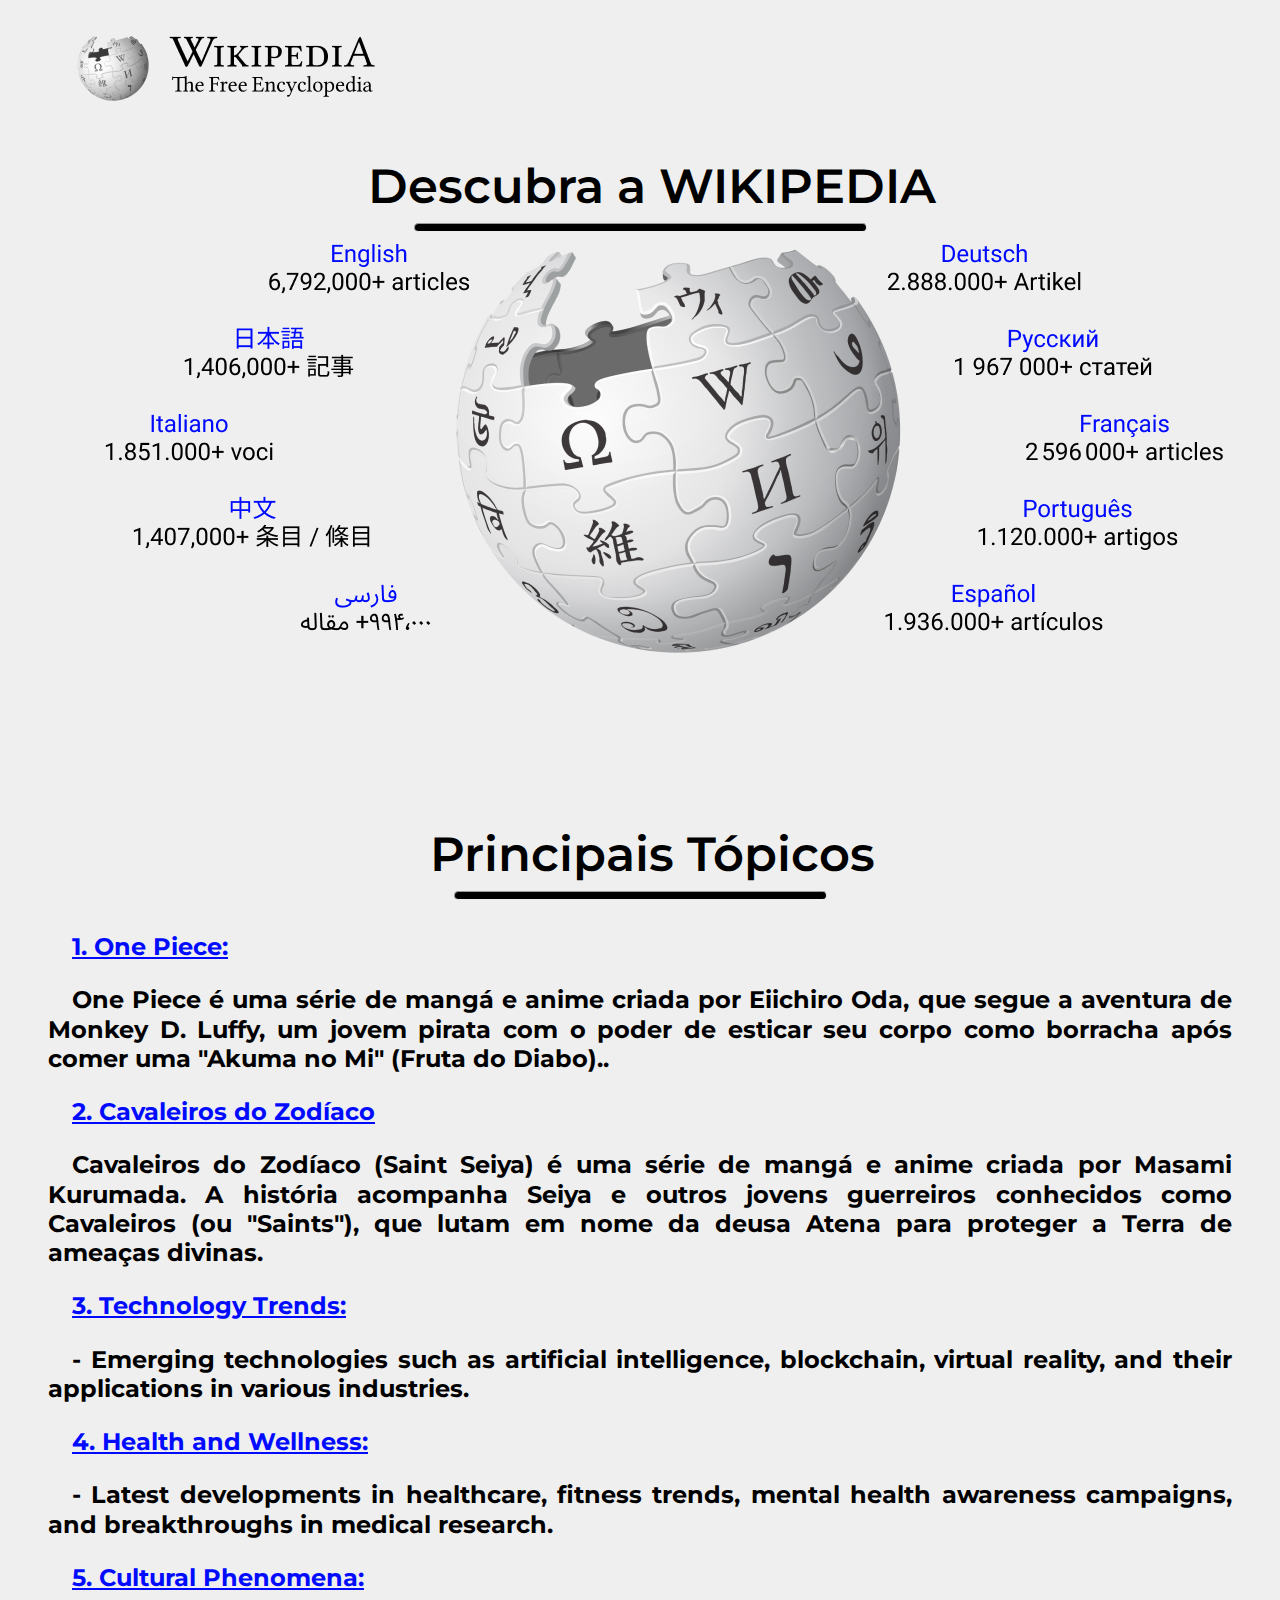
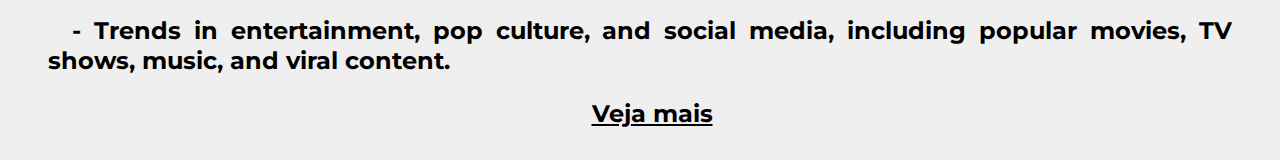
<file: trabalho de marçal/index.html>
<!DOCTYPE html>
<html lang="pt-br">
<head>
    <meta charset="UTF-8">
    <meta name="viewport" content="width=device-width, initial-scale=1.0">
    <title>Wikipédia</title>
    <link rel="stylesheet" href="css1.css">
</head>
<body>
    <div class="div1">
        <div class="img1">
            <a href="index.html">
                 <img src="logoWiki.png" alt="logo da wikipédia" title="logo da Wikipédia">
            </a>
        </div>
        <h1>Descubra a WIKIPEDIA</h1>
        <hr>
        <div class="img2">
            <img src="mundoWiki.png" alt="mundo Wikipédia" title="mundo Wikipédia">
        </div>
        
    </div>
    <div class="div2">
        <h2>Principais Tópicos</h2>
        <hr class="hr2">
        <a href="onepiece.html">
            <h3>1. One Piece:</h3>
        </a>
        <p>One Piece é uma série de mangá e anime criada por Eiichiro Oda, que segue a aventura de Monkey D. Luffy, um jovem pirata com o poder de esticar seu corpo como borracha após comer uma "Akuma no Mi" (Fruta do Diabo)..</p>
        <a href="cavaleiros.html">
            <h3>2. Cavaleiros do Zodíaco</h3>
        </a>
        
        <p>Cavaleiros do Zodíaco (Saint Seiya) é uma série de mangá e anime criada por Masami Kurumada. A história acompanha Seiya e outros jovens guerreiros conhecidos como Cavaleiros (ou "Saints"), que lutam em nome da deusa Atena para proteger a Terra de ameaças divinas.</p>
        <h3>3. Technology Trends:</h3>
        
           <p>- Emerging technologies such as artificial intelligence, blockchain, virtual reality, and their applications in various industries.</p>
        <h3>4. Health and Wellness:</h3>
        
           <p>- Latest developments in healthcare, fitness trends, mental health awareness campaigns, and breakthroughs in medical research.</p>
        <h3>5. Cultural Phenomena:</h3>
        
           <p>- Trends in entertainment, pop culture, and social media, including popular movies, TV shows, music, and viral content.</p>
        
           <p class="p2">Veja mais</p>
    </div>

</body>
</html>
</file>
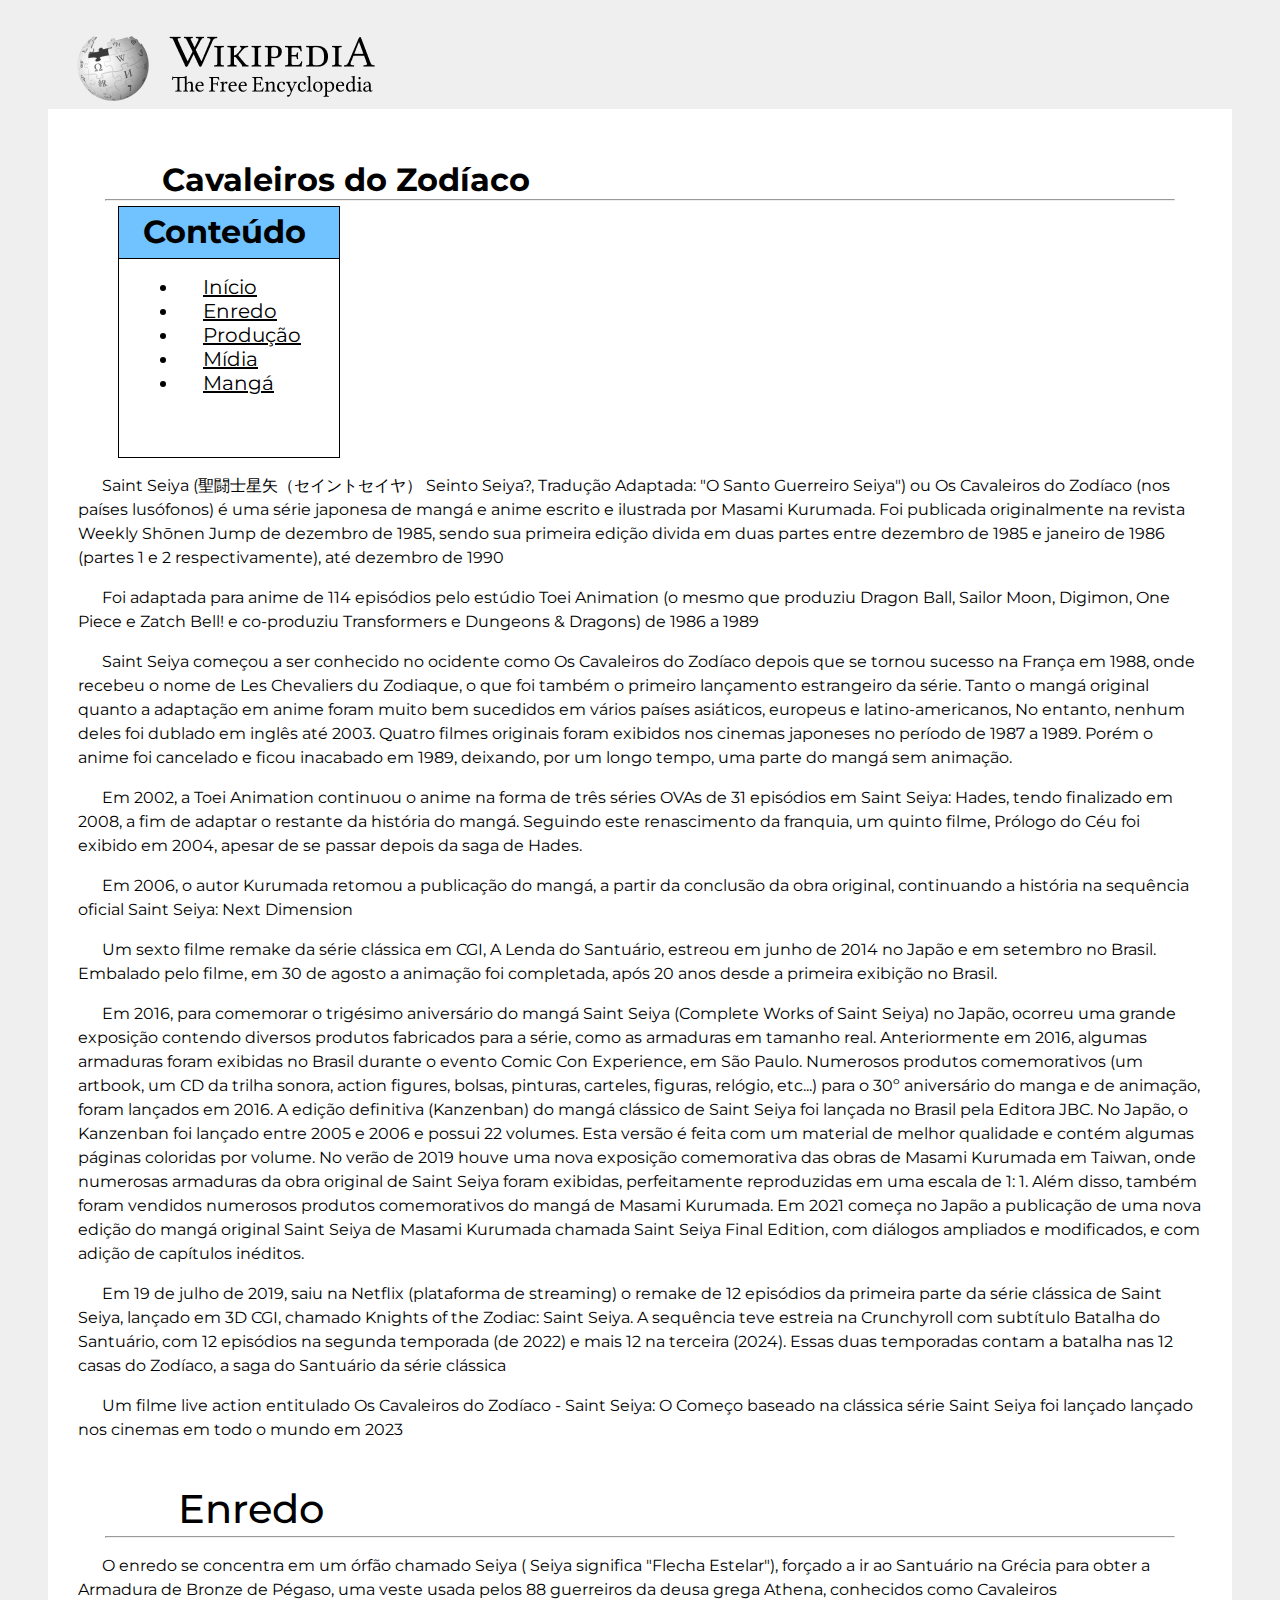
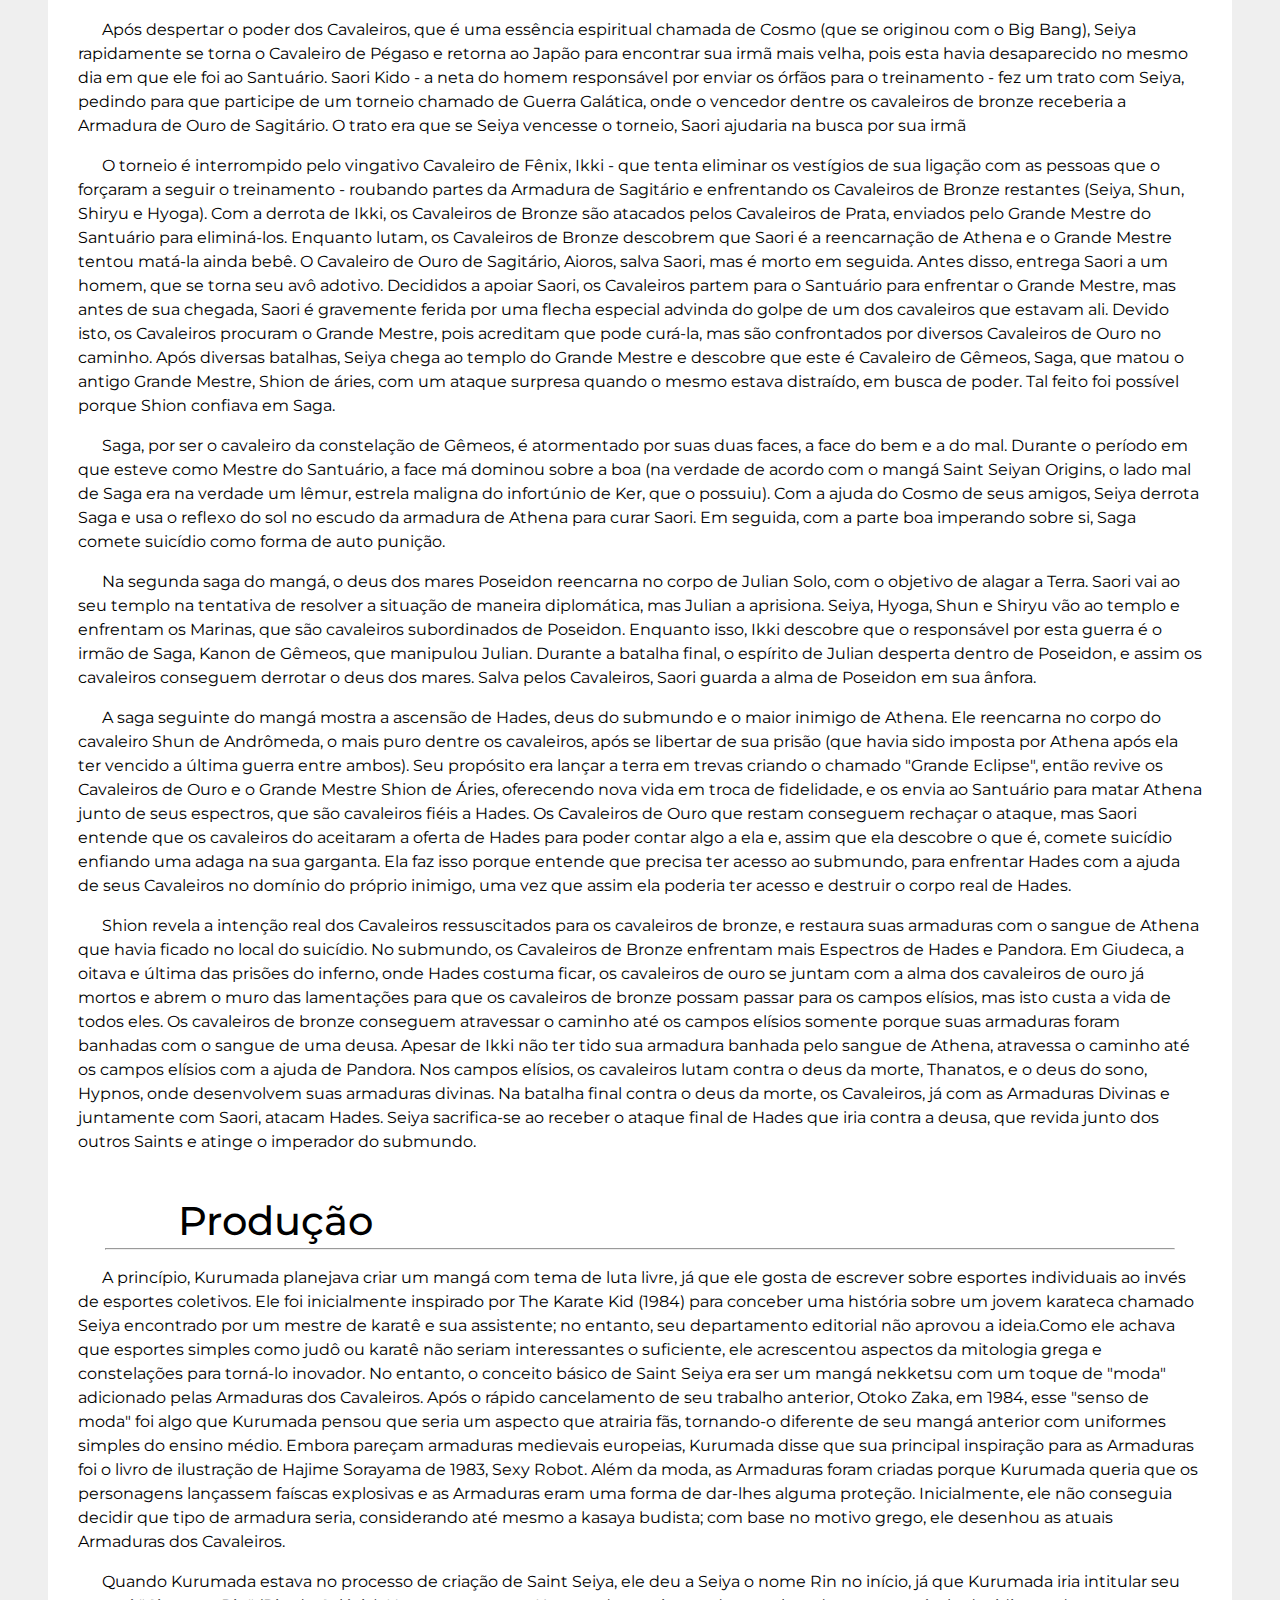
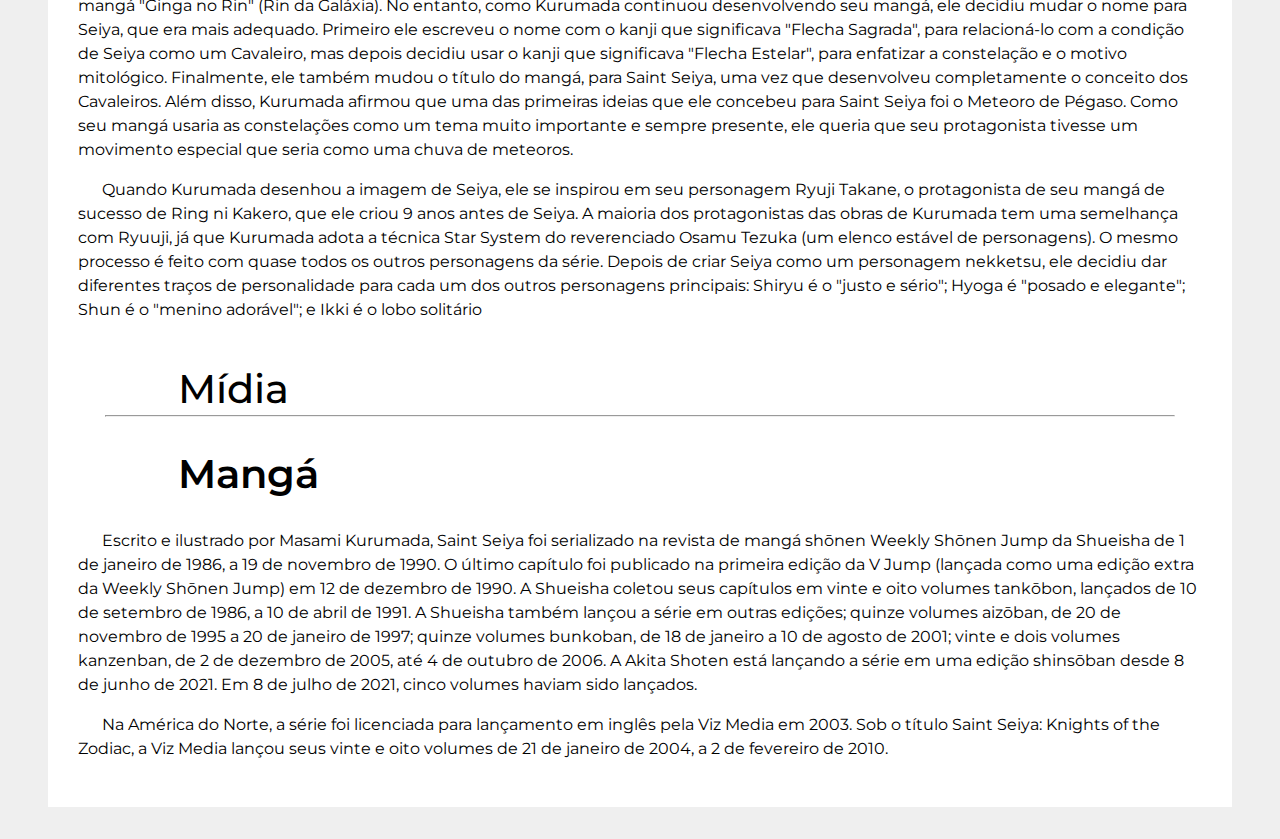
<file: trabalho de marçal/cavaleiros.html>
<!DOCTYPE html>
<html lang="pt-br">
<head>
    <meta charset="UTF-8">
    <meta name="viewport" content="width=device-width, initial-scale=1.0">
    <title>Wikipédia-Cavaleiro do Zodíaco</title>
    <link rel="stylesheet" href="css2.css">
</head>
<body>
    <div class="img1">
        <a href="index.html">
             <img src="logoWiki.png" alt="logo da wikipédia" title="logo da Wikipédia">
        </a> 
    </div>
        <div class="corpo">
            <h1 id="inicio">Cavaleiros do Zodíaco</h1>
            <hr>
            <div class="div1">
                <h2>Conteúdo</h2>
                <ul>
                    <a href="#inicio">
                        <li>Início</li>
                    </a>
                    <a href="#enredo">
                        <li>Enredo</li>
                    </a>
                    <a href="#producao">
                        <li>Produção</li>
                    </a>
                    <a href="#mídia">
                        <li>Mídia</li>
                    </a>
                    <a href="#manga">
                        <li>Mangá</li>
                    </a>
                </ul>
            </div>
            <p>Saint Seiya (聖闘士星矢（セイントセイヤ） Seinto Seiya?, Tradução Adaptada: "O Santo Guerreiro Seiya") ou Os Cavaleiros do Zodíaco (nos países lusófonos) é uma série japonesa de mangá e anime escrito e ilustrada por Masami Kurumada. Foi publicada originalmente na revista Weekly Shōnen Jump  de dezembro de 1985, sendo sua primeira edição divida em duas partes  entre dezembro de 1985 e janeiro de 1986 (partes 1 e 2 respectivamente),  até dezembro de 1990</p>

            <p>Foi adaptada para anime de 114 episódios pelo estúdio Toei Animation (o mesmo que produziu Dragon Ball, Sailor Moon, Digimon, One Piece e Zatch Bell! e co-produziu Transformers e Dungeons  & Dragons) de 1986 a 1989</p>

            <p>Saint Seiya começou a ser conhecido no ocidente como Os Cavaleiros do Zodíaco depois que se tornou sucesso na França em 1988, onde recebeu o nome de Les Chevaliers du Zodiaque, o que foi também o primeiro lançamento estrangeiro da série. Tanto o mangá original quanto a adaptação em anime foram muito bem sucedidos em vários países asiáticos, europeus e latino-americanos, No entanto, nenhum deles foi dublado em inglês até 2003. Quatro filmes originais foram exibidos nos cinemas japoneses no período de 1987 a 1989. Porém o anime foi cancelado e ficou inacabado em 1989, deixando, por um longo tempo, uma parte do mangá sem animação.</p>

            <p>Em 2002, a Toei Animation continuou o anime na forma de três séries OVAs de 31 episódios em Saint Seiya: Hades, tendo finalizado em 2008, a fim de adaptar o restante da história do mangá. Seguindo este renascimento da franquia, um quinto filme, Prólogo do Céu foi exibido em 2004, apesar de se passar depois da saga de Hades.</p>

            <p>Em 2006,  o autor Kurumada retomou a publicação do mangá, a partir da conclusão  da obra original, continuando a história na sequência oficial Saint Seiya: Next Dimension</p>
            
            <P>Um sexto filme remake da série clássica em CGI, A Lenda do Santuário, estreou em junho de 2014 no Japão e em setembro no Brasil. Embalado pelo filme, em 30 de agosto a animação foi completada, após 20 anos desde a primeira exibição no Brasil.</P>

            <p>Em 2016,  para comemorar o trigésimo aniversário do mangá Saint Seiya (Complete  Works of Saint Seiya) no Japão, ocorreu uma grande exposição contendo  diversos produtos fabricados para a série, como as armaduras em tamanho  real. Anteriormente em 2016, algumas armaduras foram exibidas no Brasil durante o evento Comic Con Experience, em São Paulo. Numerosos produtos comemorativos (um artbook, um CD da trilha sonora, action figures, bolsas, pinturas, carteles, figuras, relógio, etc...) para o 30º aniversário do manga e de animação, foram lançados em 2016. A edição definitiva (Kanzenban) do mangá clássico de Saint Seiya foi lançada no Brasil pela Editora JBC. No Japão, o Kanzenban foi lançado entre 2005 e 2006 e possui 22 volumes. Esta versão é feita com um material de melhor qualidade e contém algumas páginas coloridas por volume. No verão de 2019  houve uma nova exposição comemorativa das obras de Masami Kurumada em  Taiwan, onde numerosas armaduras da obra original de Saint Seiya foram  exibidas, perfeitamente reproduzidas em uma escala de 1: 1. Além disso,  também foram vendidos numerosos produtos comemorativos do mangá de  Masami Kurumada. Em 2021 começa no Japão a publicação de uma nova edição do mangá original Saint Seiya de Masami Kurumada chamada Saint Seiya Final Edition, com diálogos ampliados e modificados, e com adição de capítulos inéditos.</p>

            <p>Em 19 de julho de 2019, saiu na Netflix  (plataforma de streaming) o remake de 12 episódios da primeira parte da  série clássica de Saint Seiya, lançado em 3D CGI, chamado Knights of the Zodiac: Saint Seiya. A sequência teve estreia na Crunchyroll com subtítulo Batalha do Santuário, com 12 episódios na segunda temporada (de 2022) e mais 12 na terceira (2024). Essas duas temporadas contam a batalha nas 12 casas do Zodíaco, a saga do Santuário da série clássica</p>

            <p>Um filme live action entitulado Os Cavaleiros do Zodíaco - Saint Seiya: O Começo baseado na clássica série Saint Seiya foi lançado lançado nos cinemas em todo o mundo em 2023</p>

            <h3 id="enredo">Enredo</h3>
            <hr>
            <p>O enredo se concentra em um órfão chamado Seiya ( Seiya significa "Flecha Estelar"), forçado a ir ao Santuário na Grécia para obter a Armadura de Bronze de Pégaso, uma veste usada pelos 88 guerreiros da deusa grega Athena, conhecidos como Cavaleiros</p>

            <p>Após despertar o poder dos Cavaleiros, que é uma essência espiritual chamada de Cosmo (que se originou com o Big Bang),  Seiya rapidamente se torna o Cavaleiro de Pégaso e retorna ao Japão  para encontrar sua irmã mais velha, pois esta havia desaparecido no  mesmo dia em que ele foi ao Santuário. Saori Kido  - a neta do homem responsável por enviar os órfãos para o treinamento -  fez um trato com Seiya, pedindo para que participe de um torneio  chamado de Guerra Galática, onde o vencedor dentre os cavaleiros de  bronze receberia a Armadura de Ouro de Sagitário. O trato era que se  Seiya vencesse o torneio, Saori ajudaria na busca por sua irmã</p>

            <p>O torneio é interrompido pelo vingativo Cavaleiro de Fênix, Ikki -  que tenta eliminar os vestígios de sua ligação com as pessoas que o  forçaram a seguir o treinamento - roubando partes da Armadura de  Sagitário e enfrentando os Cavaleiros de Bronze restantes (Seiya, Shun,  Shiryu e Hyoga). Com a derrota de Ikki, os Cavaleiros de Bronze são  atacados pelos Cavaleiros de Prata, enviados pelo Grande Mestre do  Santuário para eliminá-los. Enquanto lutam, os Cavaleiros de Bronze  descobrem que Saori é a reencarnação de Athena e o Grande Mestre tentou  matá-la ainda bebê. O Cavaleiro de Ouro de Sagitário, Aioros, salva  Saori, mas é morto em seguida. Antes disso, entrega Saori a um homem,  que se torna seu avô adotivo. Decididos a apoiar Saori, os Cavaleiros  partem para o Santuário para enfrentar o Grande Mestre, mas antes de sua  chegada, Saori é gravemente ferida por uma flecha especial advinda do  golpe de um dos cavaleiros que estavam ali. Devido isto, os Cavaleiros  procuram o Grande Mestre, pois acreditam que pode curá-la, mas são  confrontados por diversos Cavaleiros de Ouro no caminho. Após diversas  batalhas, Seiya chega ao templo do Grande Mestre e descobre que este é  Cavaleiro de Gêmeos, Saga, que matou o antigo Grande Mestre, Shion de  áries, com um ataque surpresa quando o mesmo estava distraído, em busca  de poder. Tal feito foi possível porque Shion confiava em Saga.</p>

            <p>Saga, por ser o cavaleiro da constelação  de Gêmeos, é atormentado por suas duas faces, a face do bem e a do mal.  Durante o período em que esteve como Mestre do Santuário, a face má  dominou sobre a boa (na verdade de acordo com o mangá Saint Seiyan  Origins, o lado mal de Saga era na verdade um lêmur, estrela maligna do  infortúnio de Ker, que o possuiu). Com a ajuda do Cosmo de seus amigos,  Seiya derrota Saga e usa o reflexo do sol no escudo da armadura de  Athena para curar Saori. Em seguida, com a parte boa imperando sobre si,  Saga comete suicídio como forma de auto punição.</p>
            <p>Na segunda saga do mangá, o deus dos mares Poseidon  reencarna no corpo de Julian Solo, com o objetivo de alagar a Terra.  Saori vai ao seu templo na tentativa de resolver a situação de maneira  diplomática, mas Julian a aprisiona. Seiya, Hyoga, Shun e Shiryu vão ao  templo e enfrentam os Marinas, que são cavaleiros subordinados de  Poseidon. Enquanto isso, Ikki descobre que o responsável por esta guerra  é o irmão de Saga, Kanon de Gêmeos, que manipulou Julian. Durante a  batalha final, o espírito de Julian desperta dentro de Poseidon, e assim  os cavaleiros conseguem derrotar o deus dos mares. Salva pelos  Cavaleiros, Saori guarda a alma de Poseidon em sua ânfora.</p>

            <p>A saga seguinte do mangá mostra a ascensão de Hades,  deus do submundo e o maior inimigo de Athena. Ele reencarna no corpo do  cavaleiro Shun de Andrômeda, o mais puro dentre os cavaleiros, após se  libertar de sua prisão (que havia sido imposta por Athena após ela ter  vencido a última guerra entre ambos). Seu propósito era lançar a terra  em trevas criando o chamado "Grande Eclipse", então revive os Cavaleiros  de Ouro e o Grande Mestre Shion de Áries, oferecendo nova vida em troca  de fidelidade, e os envia ao Santuário para matar Athena junto de seus  espectros, que são cavaleiros fiéis a Hades. Os Cavaleiros de Ouro que  restam conseguem rechaçar o ataque, mas Saori entende que os cavaleiros  do aceitaram a oferta de Hades para poder contar algo a ela e, assim que  ela descobre o que é, comete suicídio enfiando uma adaga na sua  garganta. Ela faz isso porque entende que precisa ter acesso ao  submundo, para enfrentar Hades com a ajuda de seus Cavaleiros no domínio  do próprio inimigo, uma vez que assim ela poderia ter acesso e destruir  o corpo real de Hades.</p>

            <p>Shion revela a intenção real dos Cavaleiros ressuscitados para os  cavaleiros de bronze, e restaura suas armaduras com o sangue de Athena  que havia ficado no local do suicídio. No submundo, os Cavaleiros de  Bronze enfrentam mais Espectros de Hades e Pandora.  Em Giudeca, a oitava e última das prisões do inferno, onde Hades  costuma ficar, os cavaleiros de ouro se juntam com a alma dos cavaleiros  de ouro já mortos e abrem o muro das lamentações para que os cavaleiros  de bronze possam passar para os campos elísios, mas isto custa a vida  de todos eles. Os cavaleiros de bronze conseguem atravessar o caminho  até os campos elísios somente porque suas armaduras foram banhadas com o  sangue de uma deusa. Apesar de Ikki não ter tido sua armadura banhada  pelo sangue de Athena, atravessa o caminho até os campos elísios com a  ajuda de Pandora. Nos campos elísios, os cavaleiros lutam contra o deus  da morte, Thanatos, e o deus do sono, Hypnos,  onde desenvolvem suas armaduras divinas. Na batalha final contra o deus  da morte, os Cavaleiros, já com as Armaduras Divinas e juntamente com  Saori, atacam Hades. Seiya sacrifica-se ao receber o ataque final de  Hades que iria contra a deusa, que revida junto dos outros Saints e  atinge o imperador do submundo.</p>

            <h3 id="producao">Produção</h3>
            <hr>
            <p>A princípio, Kurumada planejava criar um mangá com tema de luta livre, já que ele gosta de escrever sobre esportes individuais ao invés de esportes coletivos. Ele foi inicialmente inspirado por The Karate Kid (1984) para conceber uma história sobre um jovem karateca chamado Seiya encontrado por um mestre de karatê e sua assistente; no entanto, seu departamento editorial não aprovou a ideia.Como ele achava que esportes simples como judô ou karatê não seriam interessantes o suficiente, ele acrescentou aspectos da mitologia grega e constelações para torná-lo inovador. No entanto, o conceito básico de Saint Seiya era ser um mangá nekketsu com um toque de "moda" adicionado pelas Armaduras dos Cavaleiros. Após o rápido cancelamento de seu trabalho anterior, Otoko Zaka,  em 1984, esse "senso de moda" foi algo que Kurumada pensou que seria um  aspecto que atrairia fãs, tornando-o diferente de seu mangá anterior  com uniformes simples do ensino médio. Embora pareçam armaduras medievais europeias, Kurumada disse que sua principal inspiração para as Armaduras foi o livro de ilustração de Hajime Sorayama de 1983, Sexy Robot.  Além da moda, as Armaduras foram criadas porque Kurumada queria que os  personagens lançassem faíscas explosivas e as Armaduras eram uma forma  de dar-lhes alguma proteção. Inicialmente, ele não conseguia decidir que tipo de armadura seria, considerando até mesmo a kasaya budista; com base no motivo grego, ele desenhou as atuais Armaduras dos Cavaleiros.</p>

            <p>Quando Kurumada estava no processo de criação de Saint Seiya,  ele deu a Seiya o nome Rin no início, já que Kurumada iria intitular  seu mangá "Ginga no Rin" (Rin da Galáxia). No entanto, como Kurumada  continuou desenvolvendo seu mangá, ele decidiu mudar o nome para Seiya,  que era mais adequado. Primeiro ele escreveu o nome com o kanji  que significava "Flecha Sagrada", para relacioná-lo com a condição de  Seiya como um Cavaleiro, mas depois decidiu usar o kanji que significava  "Flecha Estelar", para enfatizar a constelação e o motivo mitológico.  Finalmente, ele também mudou o título do mangá, para Saint Seiya,  uma vez que desenvolveu completamente o conceito dos Cavaleiros. Além  disso, Kurumada afirmou que uma das primeiras ideias que ele concebeu  para Saint Seiya foi o Meteoro de Pégaso. Como seu mangá usaria  as constelações como um tema muito importante e sempre presente, ele  queria que seu protagonista tivesse um movimento especial que seria como  uma chuva de meteoros.</p>

            <p>Quando Kurumada desenhou a imagem de Seiya, ele se inspirou em  seu personagem Ryuji Takane, o protagonista de seu mangá de sucesso de Ring ni Kakero,  que ele criou 9 anos antes de Seiya. A maioria dos protagonistas das  obras de Kurumada tem uma semelhança com Ryuuji, já que Kurumada adota a  técnica Star System do reverenciado Osamu Tezuka (um elenco estável de personagens). O mesmo processo é feito com quase todos os outros personagens da série. Depois de criar Seiya como um personagem nekketsu,  ele decidiu dar diferentes traços de personalidade para cada um dos  outros personagens principais: Shiryu é o "justo e sério"; Hyoga é  "posado e elegante"; Shun é o "menino adorável"; e Ikki é o lobo  solitário</p>

            <h3 id="mídia">Mídia</h3>
            <hr>
            <h4 id="manga">Mangá</h4>
            <p>Escrito e ilustrado por Masami Kurumada, Saint Seiya foi serializado na revista de mangá shōnen Weekly Shōnen Jump da Shueisha de 1 de janeiro de 1986, a 19 de novembro de 1990. O último capítulo foi publicado na primeira edição da V Jump (lançada como uma edição extra da Weekly Shōnen Jump) em 12 de dezembro de 1990. A Shueisha coletou seus capítulos em vinte e oito volumes tankōbon, lançados de 10 de setembro de 1986, a 10 de abril de 1991. A Shueisha também lançou a série em outras edições; quinze volumes aizōban, de 20 de novembro de 1995 a 20 de janeiro de 1997; quinze volumes bunkoban, de 18 de janeiro a 10 de agosto de 2001; vinte e dois volumes kanzenban, de 2 de dezembro de 2005, até 4 de outubro de 2006. A Akita Shoten está lançando a série em uma edição shinsōban desde 8 de junho de 2021. Em 8 de julho de 2021, cinco volumes haviam sido lançados.</p>
            <p>Na América do Norte, a série foi licenciada para lançamento em inglês pela Viz Media em 2003. Sob o título Saint Seiya: Knights of the Zodiac, a Viz Media lançou seus vinte e oito volumes de 21 de janeiro de 2004, a 2 de fevereiro de 2010.</p>
        </div>
</body>
</html>
</file>
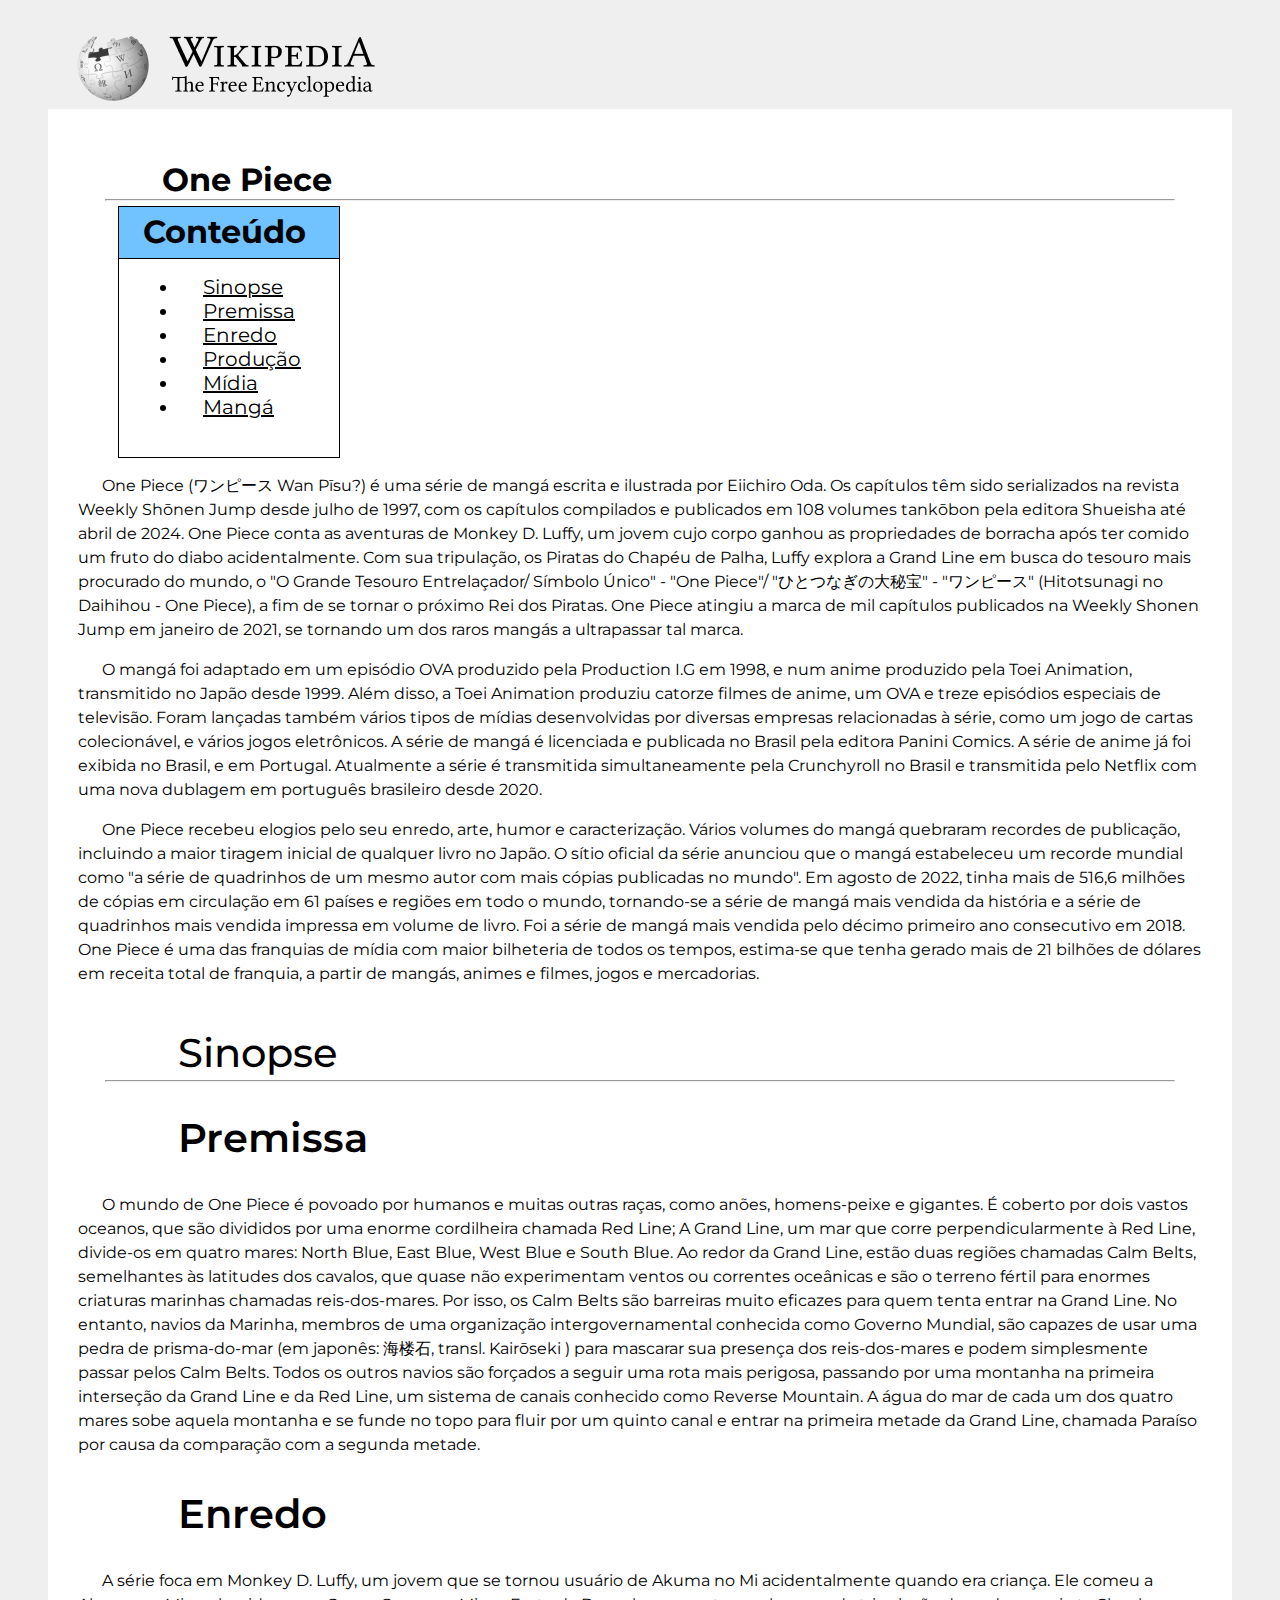
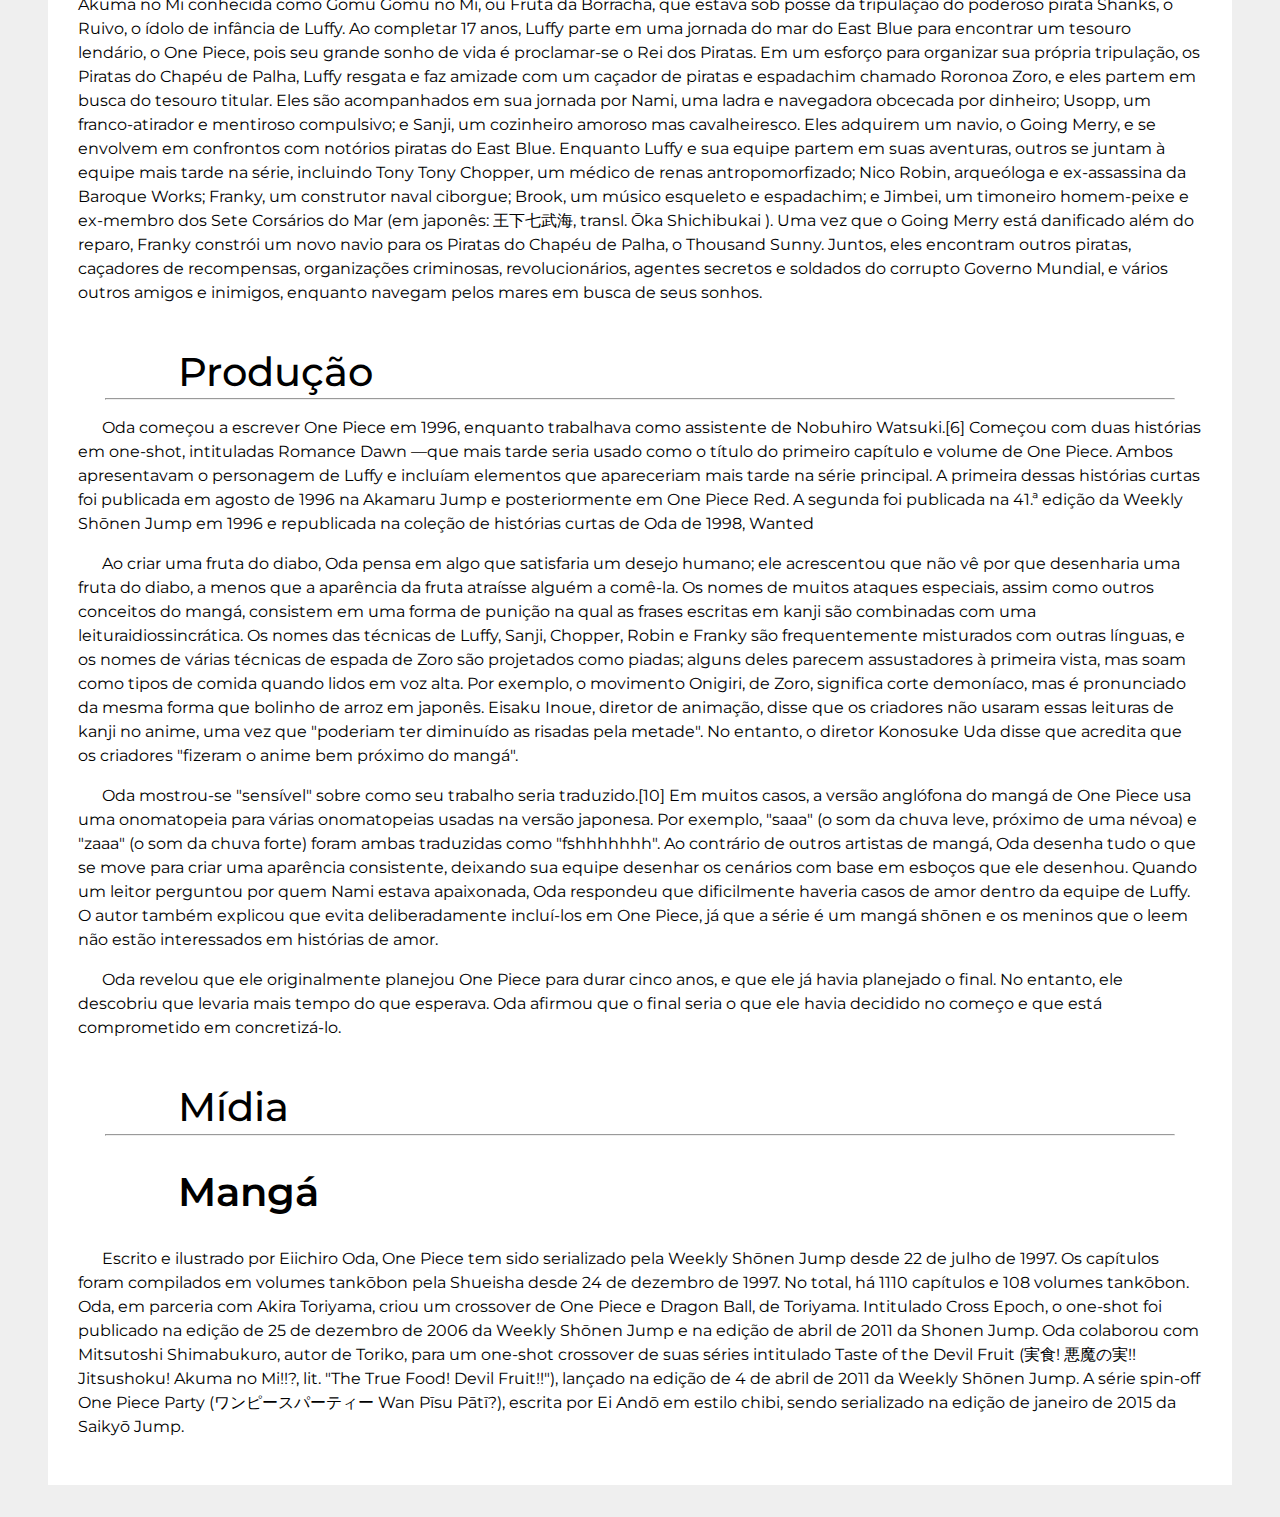
<file: trabalho de marçal/onepiece.html>
<!DOCTYPE html>
<html lang="pt-br">
<head>
    <meta charset="UTF-8">
    <meta name="viewport" content="width=device-width, initial-scale=1.0">
    <title>Wikipédia-One Piece</title>
    <link rel="stylesheet" href="css2.css">
</head>
<body>
    <div class="img1">
        <a href="index.html">
             <img src="logoWiki.png" alt="logo da wikipédia" title="logo da Wikipédia">
        </a>
    </div>

    <div class="corpo">
        <h1>One Piece</h1>
        <hr>
        <div class="div1">
            <h2>Conteúdo</h2>
            <ul>
                <a href="#sinopse">
                    <li>Sinopse</li>
                </a>
                <a href="#Premissa">
                    <li>Premissa</li>
                </a>
                <a href="#Enredo">
                    <li>Enredo</li>
                </a>
                <a href="#Produçao">
                    <li>Produção</li>
                </a>
                <a href="#Mídia">
                    <li>Mídia</li>
                </a>
                <a href="#Manga">
                    <li>Mangá</li>
                </a>
            </ul>
        </div>
        <p>One Piece (ワンピース Wan Pīsu?) é uma série de mangá escrita e ilustrada por Eiichiro Oda. Os capítulos têm sido serializados na revista Weekly Shōnen Jump desde julho de 1997, com os capítulos compilados e publicados em 108 volumes tankōbon pela editora Shueisha até abril de 2024. One Piece conta as aventuras de Monkey D. Luffy,  um jovem cujo corpo ganhou as propriedades de borracha após ter comido  um fruto do diabo acidentalmente. Com sua tripulação, os Piratas do  Chapéu de Palha, Luffy explora a Grand Line  em busca do tesouro mais procurado do mundo, o "O Grande Tesouro  Entrelaçador/ Símbolo Único" - "One Piece"/ "ひとつなぎの大秘宝" - "ワンピース" (Hitotsunagi no Daihihou - One Piece), a fim de se tornar o próximo Rei dos Piratas. One Piece atingiu a marca de mil capítulos publicados na Weekly Shonen Jump em janeiro de 2021, se tornando um dos raros mangás a ultrapassar tal marca.</p>
        <p>O mangá foi adaptado em um episódio OVA produzido pela Production I.G em 1998, e num anime produzido pela Toei Animation, transmitido no Japão desde 1999. Além disso, a Toei Animation  produziu catorze filmes de anime, um OVA e treze episódios especiais de  televisão. Foram lançadas também vários tipos de mídias desenvolvidas  por diversas empresas relacionadas à série, como um jogo de cartas colecionável, e vários jogos eletrônicos. A série de mangá é licenciada e publicada no Brasil pela editora Panini Comics. A série de anime já foi exibida no Brasil, e em Portugal. Atualmente a série é transmitida simultaneamente pela Crunchyroll no Brasil e transmitida pelo Netflix com uma nova dublagem em português brasileiro desde 2020.</p>
        <p>One Piece recebeu elogios pelo seu enredo,  arte, humor e caracterização. Vários volumes do mangá quebraram  recordes de publicação, incluindo a maior tiragem inicial de qualquer  livro no Japão. O sítio oficial da série anunciou que o mangá  estabeleceu um recorde mundial  como "a série de quadrinhos de um mesmo autor com mais cópias  publicadas no mundo". Em agosto de 2022, tinha mais de 516,6 milhões de  cópias em circulação em 61 países e regiões em todo o mundo, tornando-se  a série de mangá mais vendida da história  e a série de quadrinhos mais vendida impressa em volume de livro. Foi a  série de mangá mais vendida pelo décimo primeiro ano consecutivo em  2018. One Piece é uma das franquias de mídia com maior bilheteria  de todos os tempos, estima-se que tenha gerado mais de 21 bilhões de  dólares em receita total de franquia, a partir de mangás, animes e  filmes, jogos e mercadorias.</p>
        <h3 id="sinopse">Sinopse</h3>
        <hr>
        <h4 id="Premissa">Premissa</h4>
        <p>O mundo de One Piece é povoado por humanos e muitas outras raças, como anões, homens-peixe e gigantes. É coberto por dois vastos oceanos, que são divididos por uma enorme cordilheira chamada Red Line; A Grand Line, um mar que corre perpendicularmente à Red Line, divide-os em quatro mares: North Blue, East Blue, West Blue e South Blue. Ao redor da Grand Line, estão duas regiões chamadas Calm Belts, semelhantes às latitudes dos cavalos, que quase não experimentam ventos ou correntes oceânicas  e são o terreno fértil para enormes criaturas marinhas chamadas  reis-dos-mares. Por isso, os Calm Belts são barreiras muito eficazes  para quem tenta entrar na Grand Line. No entanto, navios da Marinha, membros de uma organização intergovernamental conhecida como Governo Mundial, são capazes de usar uma pedra de prisma-do-mar (em japonês:  海楼石, transl. Kairōseki ) para mascarar sua presença dos reis-dos-mares e podem simplesmente  passar pelos Calm Belts. Todos os outros navios são forçados a seguir  uma rota mais perigosa, passando por uma montanha na primeira interseção da Grand Line e da Red Line, um sistema de canais conhecido como Reverse Mountain. A água do mar  de cada um dos quatro mares sobe aquela montanha e se funde no topo  para fluir por um quinto canal e entrar na primeira metade da Grand  Line, chamada Paraíso por causa da comparação com a segunda metade.</p>
        <h4 id="Enredo">Enredo</h4>
        <p>A série foca em Monkey D. Luffy, um jovem que se tornou usuário de Akuma no Mi  acidentalmente quando era criança. Ele comeu a Akuma no Mi conhecida  como Gomu Gomu no Mi, ou Fruta da Borracha, que estava sob posse da  tripulação do poderoso pirata Shanks, o Ruivo,  o ídolo de infância de Luffy. Ao completar 17 anos, Luffy parte em uma  jornada do mar do East Blue para encontrar um tesouro lendário, o One  Piece, pois seu grande sonho de vida é proclamar-se o Rei dos Piratas.  Em um esforço para organizar sua própria tripulação, os Piratas do Chapéu de Palha, Luffy resgata e faz amizade com um caçador de piratas e espadachim chamado Roronoa Zoro, e eles partem em busca do tesouro titular. Eles são acompanhados em sua jornada por Nami, uma ladra e navegadora obcecada por dinheiro; Usopp, um franco-atirador e mentiroso compulsivo; e Sanji, um cozinheiro amoroso mas cavalheiresco. Eles adquirem um navio, o Going Merry,  e se envolvem em confrontos com notórios piratas do East Blue. Enquanto  Luffy e sua equipe partem em suas aventuras, outros se juntam à equipe  mais tarde na série, incluindo Tony Tony Chopper, um médico de renas antropomorfizado; Nico Robin, arqueóloga e ex-assassina da Baroque Works; Franky, um construtor naval ciborgue; Brook, um músico esqueleto e espadachim; e Jimbei, um timoneiro homem-peixe e ex-membro dos Sete Corsários do Mar (em japonês:  王下七武海, transl. Ōka Shichibukai ). Uma vez que o Going Merry está danificado além do reparo, Franky constrói um novo navio para os Piratas do Chapéu de Palha, o Thousand Sunny. Juntos, eles encontram outros piratas, caçadores de recompensas, organizações criminosas, revolucionários, agentes secretos e soldados do corrupto Governo Mundial, e vários outros amigos e inimigos, enquanto navegam pelos mares em busca de seus sonhos.</p>
        <h3 id="Produçao">Produção</h3>
        <hr>
        <p>Oda começou a escrever One Piece em 1996, enquanto trabalhava como assistente de Nobuhiro Watsuki.[6] Começou com duas histórias em one-shot, intituladas Romance Dawn  —que mais tarde seria usado como o título do primeiro capítulo e volume  de One Piece. Ambos apresentavam o personagem de Luffy e incluíam  elementos que apareceriam mais tarde na série principal. A primeira  dessas histórias curtas foi publicada em agosto de 1996 na Akamaru Jump e posteriormente em One Piece Red. A segunda foi publicada na 41.ª edição da Weekly Shōnen Jump em 1996 e republicada na coleção de histórias curtas de Oda de 1998, Wanted</p>
        <p>Ao criar uma fruta do diabo, Oda pensa em algo que satisfaria um  desejo humano; ele acrescentou que não vê por que desenharia uma fruta  do diabo, a menos que a aparência da fruta atraísse alguém a comê-la. Os nomes de muitos ataques especiais, assim como outros conceitos do  mangá, consistem em uma forma de punição na qual as frases escritas em kanji são combinadas com uma leituraidiossincrática.  Os nomes das técnicas de Luffy, Sanji, Chopper, Robin e Franky são  frequentemente misturados com outras línguas, e os nomes de várias  técnicas de espada de Zoro são projetados como piadas; alguns deles  parecem assustadores à primeira vista, mas soam como tipos de comida  quando lidos em voz alta. Por exemplo, o movimento Onigiri, de Zoro, significa corte demoníaco, mas é pronunciado da mesma forma que bolinho de arroz em japonês. Eisaku Inoue, diretor de animação, disse que os criadores não usaram essas leituras de kanji no anime, uma vez que "poderiam ter diminuído as risadas pela metade". No entanto, o diretor Konosuke Uda disse que acredita que os criadores "fizeram o anime bem próximo do mangá".</p>
        <p>Oda mostrou-se "sensível" sobre como seu trabalho seria traduzido.[10] Em muitos casos, a versão anglófona do mangá de One Piece usa uma onomatopeia para várias onomatopeias usadas na versão japonesa. Por exemplo, "saaa" (o som da chuva leve, próximo de uma névoa) e "zaaa" (o som da chuva forte) foram ambas traduzidas como "fshhhhhhh". Ao contrário de outros artistas de mangá, Oda desenha tudo o que se move para criar uma aparência consistente, deixando sua equipe desenhar os cenários com base em esboços que ele desenhou. Quando um leitor perguntou por quem Nami estava apaixonada, Oda respondeu que dificilmente haveria casos de amor dentro da equipe de Luffy. O autor também explicou que evita deliberadamente incluí-los em One Piece, já que a série é um mangá shōnen e os meninos que o leem não estão interessados em histórias de amor.</p>
        <p>Oda revelou que ele originalmente planejou One Piece para durar cinco anos, e que ele já havia planejado o final. No entanto, ele descobriu que levaria mais tempo do que esperava. Oda afirmou que o final seria o que ele havia decidido no começo e que está comprometido em concretizá-lo.</p>
        <h3 id="Mídia">Mídia</h3>
        <hr>
        <h4 id="Manga">Mangá</h4>
        <p>Escrito e ilustrado por Eiichiro Oda, One Piece tem sido serializado pela Weekly Shōnen Jump desde 22 de julho de 1997. Os capítulos foram compilados em volumes tankōbon pela Shueisha desde 24 de dezembro de 1997. No total, há 1110 capítulos e 108 volumes tankōbon. Oda, em parceria com Akira Toriyama, criou um crossover de One Piece e Dragon Ball, de Toriyama. Intitulado Cross Epoch, o one-shot foi publicado na edição de 25 de dezembro de 2006 da Weekly Shōnen Jump e na edição de abril de 2011 da Shonen Jump. Oda colaborou com Mitsutoshi Shimabukuro, autor de Toriko, para um one-shot crossover de suas séries intitulado Taste of the Devil Fruit (実食! 悪魔の実!! Jitsushoku! Akuma no Mi!!?, lit. "The True Food! Devil Fruit!!"), lançado na edição de 4 de abril de 2011 da Weekly Shōnen Jump. A série spin-off One Piece Party (ワンピースパーティー Wan Pīsu Pātī?), escrita por Ei Andō em estilo chibi, sendo serializado na edição de janeiro de 2015 da Saikyō Jump.
        </p>
    </div>
</body>
</html>
</file>
<file: trabalho de marçal/css1.css>
@import url('https://fonts.googleapis.com/css2?family=Montserrat:ital,wght@0,100..900;1,100..900&display=swap');

body{
    font-family: "Montserrat", sans-serif;
    text-indent: 1.5em;
    margin: 32px 48px;
    background-color: rgba(239, 239, 239, 1);
    text-align: center;
    }
    .img1{
    text-align: left;
    margin-bottom: 3em;
    }
    h1{
        text-align: center;
        margin: 0px;
        font-weight: 700;
        font-size: 3em;
        font-weight: 600;
    }
    hr{
        background-color: rgba(0, 0, 0, 1);
        width: 451px;
        height: 7px;
        border-radius: 100px;
    }
    .img2{
        text-align: center;
    }
    .div1{
        margin-bottom: 150px;
    }
    .div2{
        margin-top: 150px;
        text-align: center;
    }
    h2{
        font-size: 48px;
        font-weight: 600;
        margin-bottom: 0px;
    }
    .hr2{
        width: 371px;
        border-radius: 100px;
        margin-bottom: 2em;
    }
    h3{
        color: rgba(0, 10, 255, 1);
        text-align: left;
        text-decoration: underline;
        font-size: 24px;
        line-height: 29.26px;
    }
    p{
        text-align: justify;
        font-weight: bold;
        font-size: 24px;
        line-height: 29.26px;
    }
    .p2{
        text-align: center;
        text-decoration: underline;
    }
</file>
<file: trabalho de marçal/css2.css>
@import url('https://fonts.googleapis.com/css2?family=Montserrat:ital,wght@0,100..900;1,100..900&display=swap');

    body{
        font-family: "Montserrat", sans-serif;
        text-indent: 1.5em;
        margin: 32px 48px;
        background-color: rgba(239, 239, 239, 1);
        color: black;

    }
    .corpo{
        background-color: rgba(255, 255, 255, 1);
        margin-top: 2em;
        margin: auto;
        padding: 30px;

    }
    .img1{
        text-align: left;
        width: 20%;
    }
    h1{
        text-align: left;
        text-indent: 2em;
        margin-bottom: 0px;
        margin-left: 20px;
    }
    hr{
        text-align: center;
        width: 95%;
        border: 1px 0px 0px 0px;
        margin-top: 0px;
        margin-bottom: 5px;
    }
    .div1{
        text-align: left;
        border-color: black;
        border-width: 1px;
        border-style: solid;
        margin-left: 40px;
        width: 220px;
        height: 250px;
    }
   h2{
        background-color:rgba(112, 195, 255, 1);
        font-size: 32px;
        font-weight: 700;
        line-height: 50.51px;
        text-align: center;
        padding-right: 40px;
        margin: 0;
        border-bottom: 1px solid rgba(0, 0, 0, 1);
   }
   li{
        font-weight: 400;
        color: black;
        margin-left: 20px;
        font-size: 20px;
        text-decoration: underline;
   }
   p{
        font-size: 16px;
        font-weight: 400;
        line-height: 24px;
    }
    h3{
        font-size: 40px;
        font-weight: 500;
        line-height: 53.64px;
        text-indent: 2em;
        margin-bottom: 0px;
        margin-left: 20px;
        
    }
    h4{
        font-size: 40px;
        font-weight: 600;
        line-height: 5px;
        text-indent: 2em;
        margin-left: 20px;
    }
</file>
